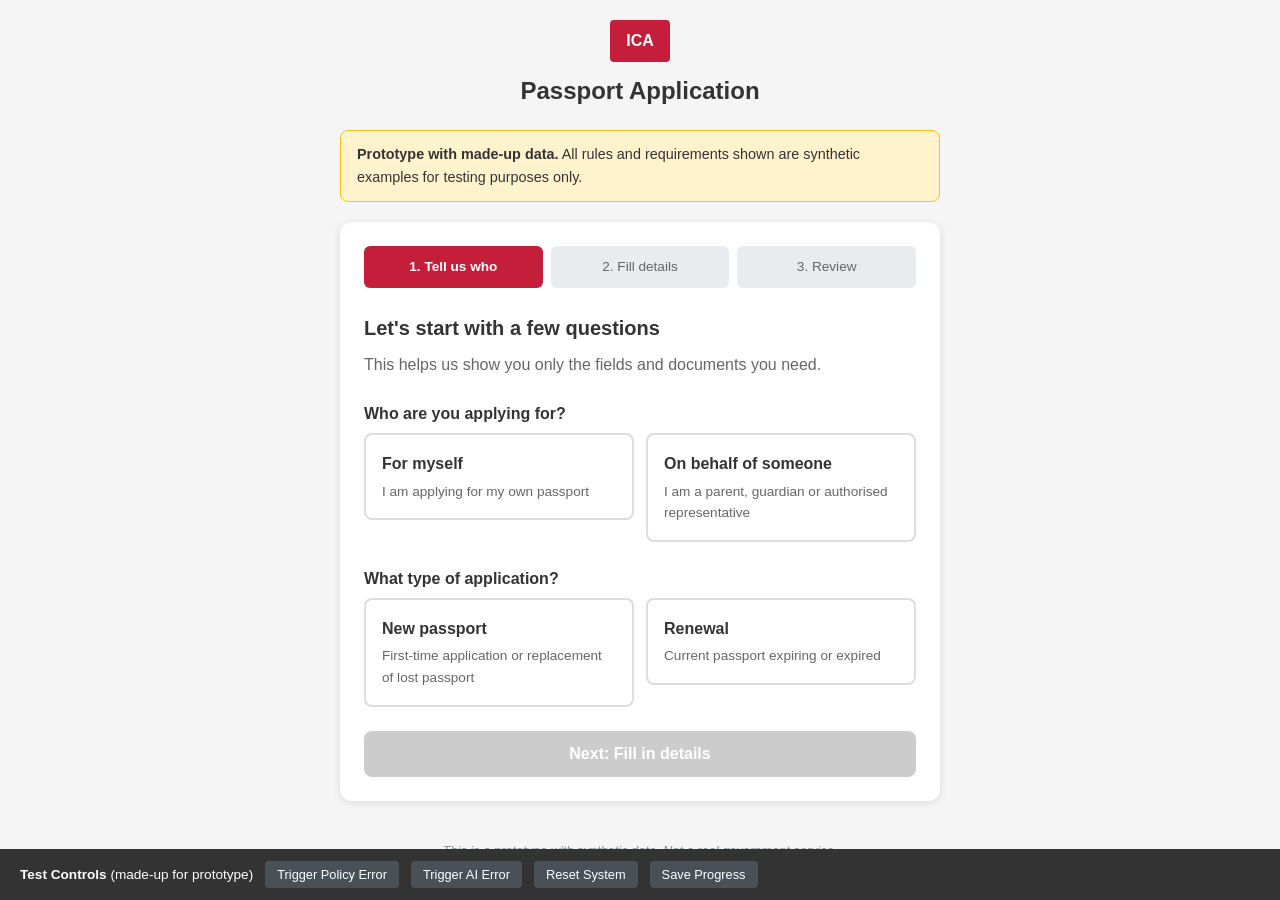
<file: day2-validate/prototype/index.html>
<!DOCTYPE html>
<html lang="en">
<head>
    <meta charset="UTF-8">
    <meta name="viewport" content="width=device-width, initial-scale=1.0">
    <title>Passport Application</title>
    <link rel="stylesheet" href="styles.css">
</head>
<body>
    <div class="container">
        <header>
            <div class="logo">ICA</div>
            <h1>Passport Application</h1>
        </header>

        <div class="notice">
            <strong>Prototype with made-up data.</strong> All rules and requirements shown are synthetic examples for testing purposes only.
        </div>

        <main>
            <!-- STEP 1: Triage -->
            <div id="step1" class="step-content">
                <div class="progress">
                    <div class="step active">1. Tell us who</div>
                    <div class="step">2. Fill details</div>
                    <div class="step">3. Review</div>
                </div>

                <form id="triage-form">
                    <h2>Let's start with a few questions</h2>
                    <p class="subtitle">This helps us show you only the fields and documents you need.</p>

                    <div class="form-group">
                        <label>Who are you applying for?</label>
                        <div class="radio-group">
                            <label class="radio-card">
                                <input type="radio" name="applicant-type" value="myself" required>
                                <div class="radio-content">
                                    <span class="radio-title">For myself</span>
                                    <span class="radio-desc">I am applying for my own passport</span>
                                </div>
                            </label>
                            <label class="radio-card">
                                <input type="radio" name="applicant-type" value="onbehalf" required>
                                <div class="radio-content">
                                    <span class="radio-title">On behalf of someone</span>
                                    <span class="radio-desc">I am a parent, guardian or authorised representative</span>
                                </div>
                            </label>
                        </div>
                        <p class="guidance" id="applicant-guidance"></p>
                    </div>

                    <!-- Follow-up question for "on behalf" -->
                    <div class="form-group" id="behalf-details" style="display: none;">
                        <label>Who are you applying on behalf of?</label>
                        <div class="radio-group">
                            <label class="radio-card">
                                <input type="radio" name="behalf-type" value="child">
                                <div class="radio-content">
                                    <span class="radio-title">My child (under 18)</span>
                                    <span class="radio-desc">I am the parent or legal guardian</span>
                                </div>
                            </label>
                            <label class="radio-card">
                                <input type="radio" name="behalf-type" value="adult">
                                <div class="radio-content">
                                    <span class="radio-title">Another adult</span>
                                    <span class="radio-desc">Elderly parent, person with disability, etc.</span>
                                </div>
                            </label>
                        </div>
                        <p class="guidance" id="behalf-guidance"></p>
                    </div>

                    <div class="form-group">
                        <label>What type of application?</label>
                        <div class="radio-group">
                            <label class="radio-card">
                                <input type="radio" name="application-type" value="new" required>
                                <div class="radio-content">
                                    <span class="radio-title">New passport</span>
                                    <span class="radio-desc">First-time application or replacement of lost passport</span>
                                </div>
                            </label>
                            <label class="radio-card">
                                <input type="radio" name="application-type" value="renewal" required>
                                <div class="radio-content">
                                    <span class="radio-title">Renewal</span>
                                    <span class="radio-desc">Current passport expiring or expired</span>
                                </div>
                            </label>
                        </div>
                        <p class="guidance" id="application-guidance"></p>
                    </div>

                    <div class="preview-box" id="preview-box" style="display: none;">
                        <h3>What you'll need</h3>
                        <p class="made-up">(Made-up requirements for prototype)</p>
                        <ul id="requirements-list"></ul>
                    </div>

                    <div class="form-actions">
                        <button type="submit" class="btn-primary" id="next-btn" disabled>
                            Next: Fill in details
                        </button>
                    </div>
                </form>
            </div>

            <!-- STEP 2: Fill Details (Child Renewal) -->
            <div id="step2" class="step-content" style="display: none;">
                <div class="progress">
                    <div class="step completed">1. Tell us who ✓</div>
                    <div class="step active">2. Fill details</div>
                    <div class="step">3. Review</div>
                </div>

                <form id="details-form">
                    <div class="step-header">
                        <button type="button" class="btn-back" id="back-to-step1">← Back</button>
                        <div>
                            <h2>Child Passport Renewal</h2>
                            <p class="subtitle">Fill in the details below. We'll validate as you go.</p>
                        </div>
                    </div>

                    <!-- Child's Information -->
                    <fieldset>
                        <legend>Child's Information</legend>

                        <div class="form-group">
                            <label for="child-name">Child's full name (as in birth certificate)</label>
                            <input type="text" id="child-name" name="child-name" required
                                   placeholder="e.g. TAN WEI MING">
                            <p class="field-guidance">Enter exactly as shown on birth certificate. Use CAPITAL LETTERS. (Made-up rule)</p>
                            <p class="error-message" id="child-name-error"></p>
                        </div>

                        <div class="form-group">
                            <label for="child-nric">Child's NRIC / Birth Certificate No.</label>
                            <input type="text" id="child-nric" name="child-nric" required
                                   placeholder="e.g. T1234567A" maxlength="9">
                            <p class="field-guidance">9 characters: letter, 7 digits, letter. (Made-up format)</p>
                            <p class="error-message" id="child-nric-error"></p>
                        </div>

                        <div class="form-group">
                            <label for="child-dob">Child's date of birth</label>
                            <input type="date" id="child-dob" name="child-dob" required>
                            <p class="field-guidance">Child must be under 18 years old. (Made-up rule)</p>
                            <p class="error-message" id="child-dob-error"></p>
                        </div>

                        <div class="form-group">
                            <label for="current-passport">Current passport number</label>
                            <input type="text" id="current-passport" name="current-passport" required
                                   placeholder="e.g. E1234567A" maxlength="9">
                            <p class="field-guidance">From the child's existing passport. Can be expired. (Made-up rule)</p>
                            <p class="error-message" id="current-passport-error"></p>
                        </div>
                    </fieldset>

                    <!-- Parent/Guardian 1 -->
                    <fieldset>
                        <legend>Parent / Guardian 1</legend>

                        <div class="form-group">
                            <label for="parent1-name">Full name</label>
                            <input type="text" id="parent1-name" name="parent1-name" required
                                   placeholder="e.g. TAN AH KOW">
                            <p class="field-guidance">As shown on NRIC. Use CAPITAL LETTERS. (Made-up rule)</p>
                            <p class="error-message" id="parent1-name-error"></p>
                        </div>

                        <div class="form-group">
                            <label for="parent1-nric">NRIC</label>
                            <input type="text" id="parent1-nric" name="parent1-nric" required
                                   placeholder="e.g. S1234567A" maxlength="9">
                            <p class="field-guidance">Parent/guardian must be 21 years or older. (Made-up rule)</p>
                            <p class="error-message" id="parent1-nric-error"></p>
                        </div>

                        <div class="form-group">
                            <label for="parent1-relationship">Relationship to child</label>
                            <select id="parent1-relationship" name="parent1-relationship" required>
                                <option value="">Select...</option>
                                <option value="father">Father</option>
                                <option value="mother">Mother</option>
                                <option value="legal-guardian">Legal Guardian</option>
                            </select>
                            <p class="field-guidance">Legal guardians must upload court order. (Made-up rule)</p>
                            <p class="error-message" id="parent1-relationship-error"></p>
                        </div>
                    </fieldset>

                    <!-- Parent/Guardian 2 -->
                    <fieldset>
                        <legend>Parent / Guardian 2</legend>
                        <p class="fieldset-note">Both parents must consent for child passport applications. (Made-up rule)</p>

                        <div class="form-group">
                            <label for="parent2-name">Full name</label>
                            <input type="text" id="parent2-name" name="parent2-name" required
                                   placeholder="e.g. LIM MEI LING">
                            <p class="field-guidance">As shown on NRIC. Use CAPITAL LETTERS. (Made-up rule)</p>
                            <p class="error-message" id="parent2-name-error"></p>
                        </div>

                        <div class="form-group">
                            <label for="parent2-nric">NRIC</label>
                            <input type="text" id="parent2-nric" name="parent2-nric" required
                                   placeholder="e.g. S7654321B" maxlength="9">
                            <p class="field-guidance">Parent/guardian must be 21 years or older. (Made-up rule)</p>
                            <p class="error-message" id="parent2-nric-error"></p>
                        </div>

                        <div class="form-group">
                            <label for="parent2-relationship">Relationship to child</label>
                            <select id="parent2-relationship" name="parent2-relationship" required>
                                <option value="">Select...</option>
                                <option value="father">Father</option>
                                <option value="mother">Mother</option>
                                <option value="legal-guardian">Legal Guardian</option>
                            </select>
                            <p class="error-message" id="parent2-relationship-error"></p>
                        </div>

                        <div class="form-group checkbox-group">
                            <label class="checkbox-label">
                                <input type="checkbox" id="single-parent" name="single-parent">
                                <span>Only one parent/guardian available</span>
                            </label>
                            <p class="field-guidance" id="single-parent-guidance" style="display: none;">
                                You will need to upload supporting documents (e.g. death certificate, sole custody order). (Made-up rule)
                            </p>
                        </div>
                    </fieldset>

                    <!-- Document Uploads (Placeholder) -->
                    <fieldset>
                        <legend>Documents</legend>
                        <p class="fieldset-note">Upload clear photos or scans. Max 5MB each. (Made-up rule)</p>

                        <div class="form-group">
                            <label>Child's passport photo</label>
                            <div class="upload-placeholder">
                                <button type="button" class="btn-upload" disabled>📷 Upload photo</button>
                                <span class="upload-hint">(Upload disabled in prototype)</span>
                            </div>
                            <p class="field-guidance">White background, face clearly visible, taken within last 3 months. (Made-up rule)</p>
                        </div>

                        <div class="form-group">
                            <label>Child's current passport (data page)</label>
                            <div class="upload-placeholder">
                                <button type="button" class="btn-upload" disabled>📄 Upload scan</button>
                                <span class="upload-hint">(Upload disabled in prototype)</span>
                            </div>
                        </div>
                    </fieldset>

                    <!-- Validation Summary -->
                    <div class="validation-summary" id="validation-summary" style="display: none;">
                        <h3>⚠️ Please fix the following:</h3>
                        <ul id="error-list"></ul>
                    </div>

                    <!-- Form Progress -->
                    <div class="form-progress">
                        <div class="progress-bar">
                            <div class="progress-fill" id="progress-fill" style="width: 0%"></div>
                        </div>
                        <p class="progress-text"><span id="fields-complete">0</span> of <span id="fields-total">10</span> fields complete</p>
                    </div>

                    <div class="form-actions">
                        <button type="submit" class="btn-primary" id="review-btn" disabled>
                            Next: Review application
                        </button>
                    </div>
                </form>
            </div>

            <!-- STEP 3: Review -->
            <div id="step3" class="step-content" style="display: none;">
                <div class="progress">
                    <div class="step completed">1. Tell us who ✓</div>
                    <div class="step completed">2. Fill details ✓</div>
                    <div class="step active">3. Review</div>
                </div>

                <div class="step-header">
                    <button type="button" class="btn-back" id="back-to-step2">← Back</button>
                    <div>
                        <h2>Review Your Application</h2>
                        <p class="subtitle">Check everything is correct before submitting.</p>
                    </div>
                </div>

                <!-- Review Summary -->
                <div class="review-section">
                    <div class="review-card">
                        <div class="review-header">
                            <h3>Child's Information</h3>
                            <button type="button" class="btn-edit">Edit</button>
                        </div>
                        <div class="review-grid">
                            <div class="review-item">
                                <span class="review-label">Full name:</span>
                                <span class="review-value" id="review-child-name">-</span>
                            </div>
                            <div class="review-item">
                                <span class="review-label">NRIC / Birth Cert No.:</span>
                                <span class="review-value" id="review-child-nric">-</span>
                            </div>
                            <div class="review-item">
                                <span class="review-label">Date of birth:</span>
                                <span class="review-value" id="review-child-dob">-</span>
                            </div>
                            <div class="review-item">
                                <span class="review-label">Current passport:</span>
                                <span class="review-value" id="review-current-passport">-</span>
                            </div>
                        </div>
                    </div>

                    <div class="review-card">
                        <div class="review-header">
                            <h3>Parent / Guardian 1</h3>
                            <button type="button" class="btn-edit">Edit</button>
                        </div>
                        <div class="review-grid">
                            <div class="review-item">
                                <span class="review-label">Full name:</span>
                                <span class="review-value" id="review-parent1-name">-</span>
                            </div>
                            <div class="review-item">
                                <span class="review-label">NRIC:</span>
                                <span class="review-value" id="review-parent1-nric">-</span>
                            </div>
                            <div class="review-item">
                                <span class="review-label">Relationship:</span>
                                <span class="review-value" id="review-parent1-relationship">-</span>
                            </div>
                        </div>
                    </div>

                    <div class="review-card" id="review-parent2-section">
                        <div class="review-header">
                            <h3>Parent / Guardian 2</h3>
                            <button type="button" class="btn-edit">Edit</button>
                        </div>
                        <div class="review-grid">
                            <div class="review-item">
                                <span class="review-label">Full name:</span>
                                <span class="review-value" id="review-parent2-name">-</span>
                            </div>
                            <div class="review-item">
                                <span class="review-label">NRIC:</span>
                                <span class="review-value" id="review-parent2-nric">-</span>
                            </div>
                            <div class="review-item">
                                <span class="review-label">Relationship:</span>
                                <span class="review-value" id="review-parent2-relationship">-</span>
                            </div>
                        </div>
                    </div>

                    <div class="review-card">
                        <div class="review-header">
                            <h3>Photo Validation</h3>
                        </div>
                        <div class="review-grid">
                            <div class="review-item full-width">
                                <span class="review-label">AI Photo Check:</span>
                                <span class="review-value" id="review-photo-status">-</span>
                            </div>
                        </div>
                        <p class="made-up" style="margin-top: 8px;">AI confidence is simulated for prototype.</p>
                    </div>
                </div>

                <!-- Officer Checklist Preview -->
                <div class="checklist-preview">
                    <h3>What the officer will verify</h3>
                    <p class="subtitle">Make sure you can tick all these before submitting.</p>
                    <ul class="check-list" id="review-checklist">
                        <!-- Populated by JS -->
                    </ul>
                </div>

                <!-- Submit Actions -->
                <div class="form-actions">
                    <button type="button" class="btn-primary" id="submit-btn">
                        Submit Application
                    </button>
                </div>

                <p class="made-up" style="text-align: center; margin-top: 16px;">
                    This is a prototype. No real application will be submitted.
                </p>
            </div>
        </main>

        <footer>
            <p class="made-up">This is a prototype with synthetic data. Not a real government service.</p>
        </footer>

        <!-- System Error Modal (Behavior prompt) -->
        <div id="system-error-modal" class="modal-overlay" style="display: none;">
            <div class="modal-content error-modal">
                <div class="modal-icon">⚠️</div>
                <h2>System Temporarily Unavailable</h2>
                <p id="system-error-message">An error has occurred.</p>
                <div class="error-details">
                    <pre id="system-error-details"></pre>
                </div>
                <div class="modal-actions">
                    <button class="btn-primary" onclick="closeSystemError()">OK, I'll try later</button>
                </div>
                <p class="made-up" style="margin-top: 16px;">This is a made-up error for prototype testing.</p>
            </div>
        </div>

        <!-- Success Modal (Step 3) -->
        <div id="success-modal" class="modal-overlay" style="display: none;">
            <div class="modal-content success-modal">
                <div class="modal-icon">✓</div>
                <h2>Application Submitted</h2>
                <p>Your child passport renewal application has been submitted successfully.</p>
                <div class="success-details">
                    <div class="success-item">
                        <span class="success-label">Application ID:</span>
                        <span class="success-value" id="success-app-id">-</span>
                    </div>
                    <div class="success-item">
                        <span class="success-label">Collection Date:</span>
                        <span class="success-value" id="success-collection-date">-</span>
                    </div>
                    <div class="success-item">
                        <span class="success-label">Location:</span>
                        <span class="success-value">ICA Building, Level 3, Counter 12-15</span>
                    </div>
                </div>
                <p style="margin-top: 16px;">Bring your original NRIC and this notification when collecting.</p>
                <div class="modal-actions">
                    <button class="btn-primary" onclick="closeSuccessModal()">Done</button>
                </div>
                <p class="made-up" style="margin-top: 16px;">This is a prototype. No real application was submitted.</p>
            </div>
        </div>

        <!-- Test Controls (for Behavior prompt testing) -->
        <div class="test-controls">
            <p><strong>Test Controls</strong> (made-up for prototype)</p>
            <button onclick="triggerSystemFailure('policy')">Trigger Policy Error</button>
            <button onclick="triggerSystemFailure('ai')">Trigger AI Error</button>
            <button onclick="resetSystem()">Reset System</button>
            <button onclick="saveProgress(); alert('Progress saved!')">Save Progress</button>
        </div>
    </div>

    <!-- Modular JS -->
    <script src="js/config.js"></script>
    <script src="js/validators.js"></script>
    <script src="js/services.js"></script>
    <script src="js/step1-triage.js"></script>
    <script src="js/step2-form.js"></script>
    <script src="js/step3-review.js"></script>
    <script src="js/app.js"></script>
</body>
</html>
</file>
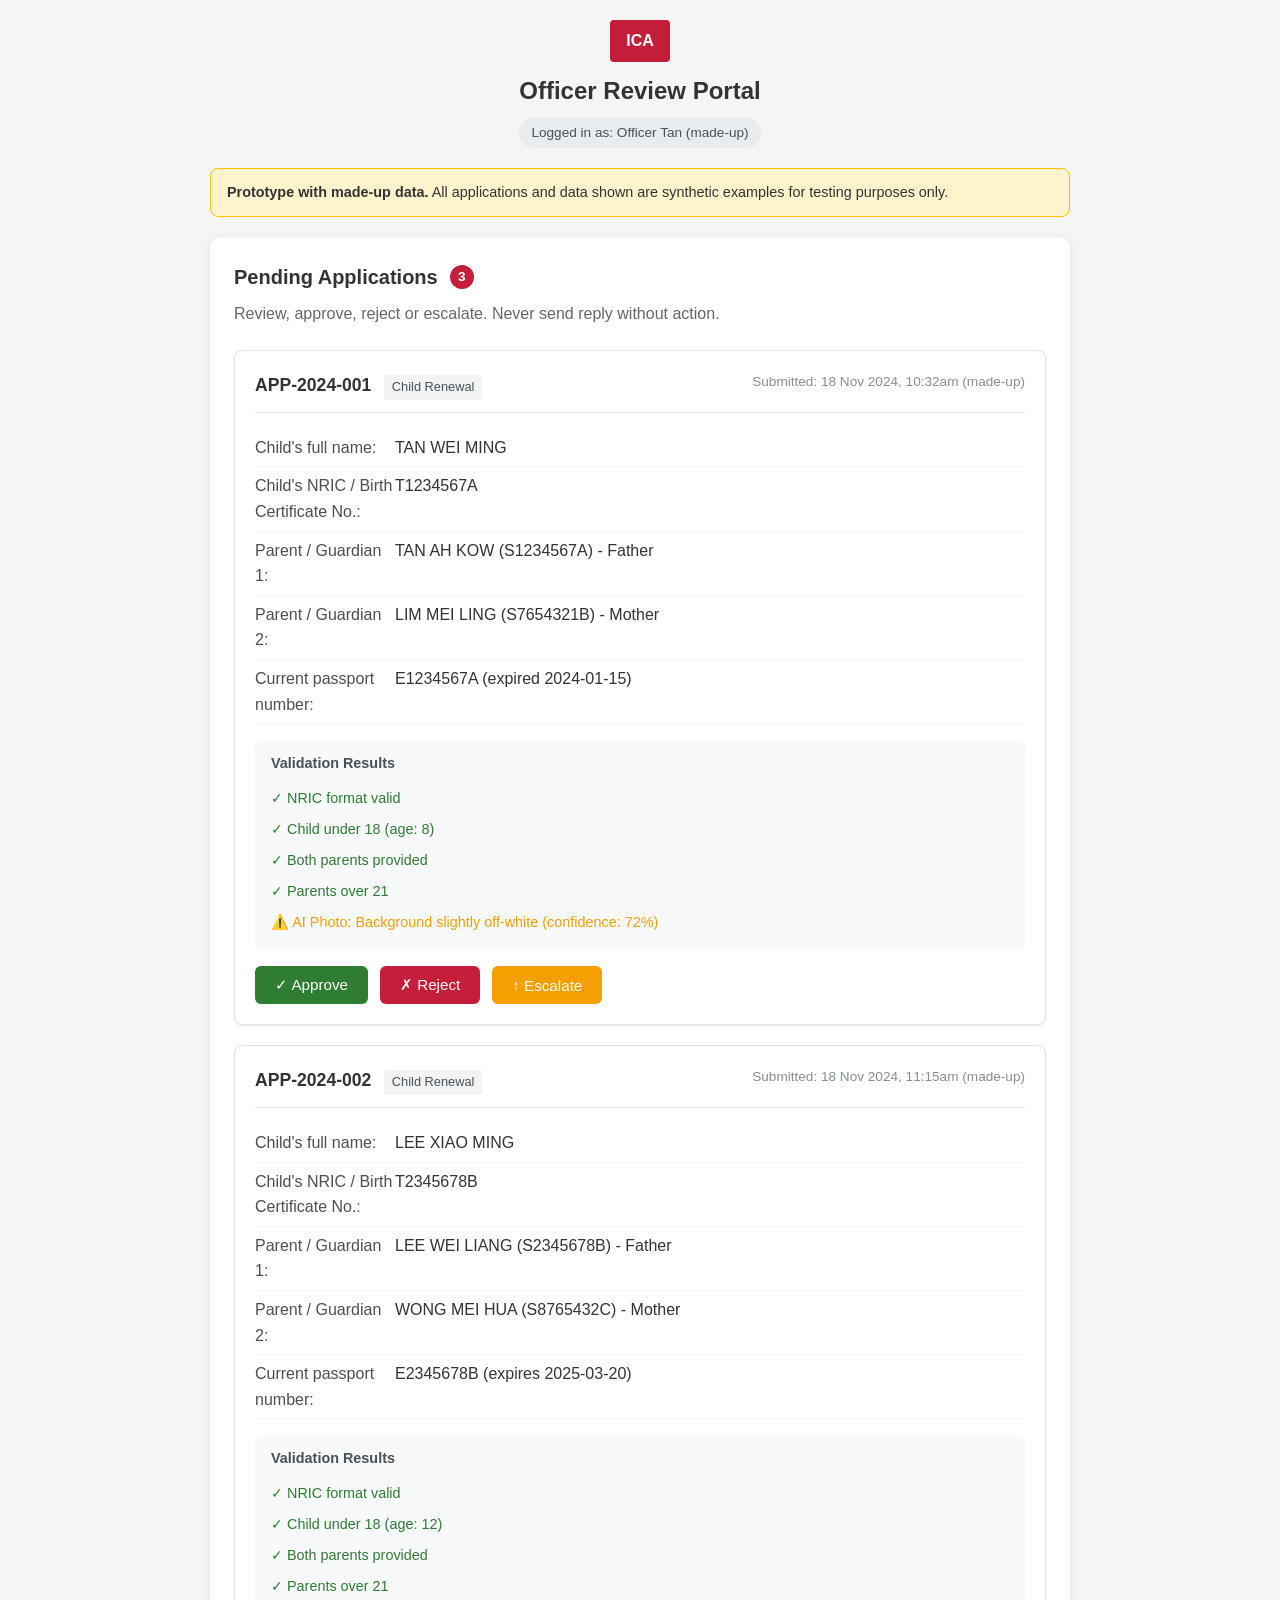
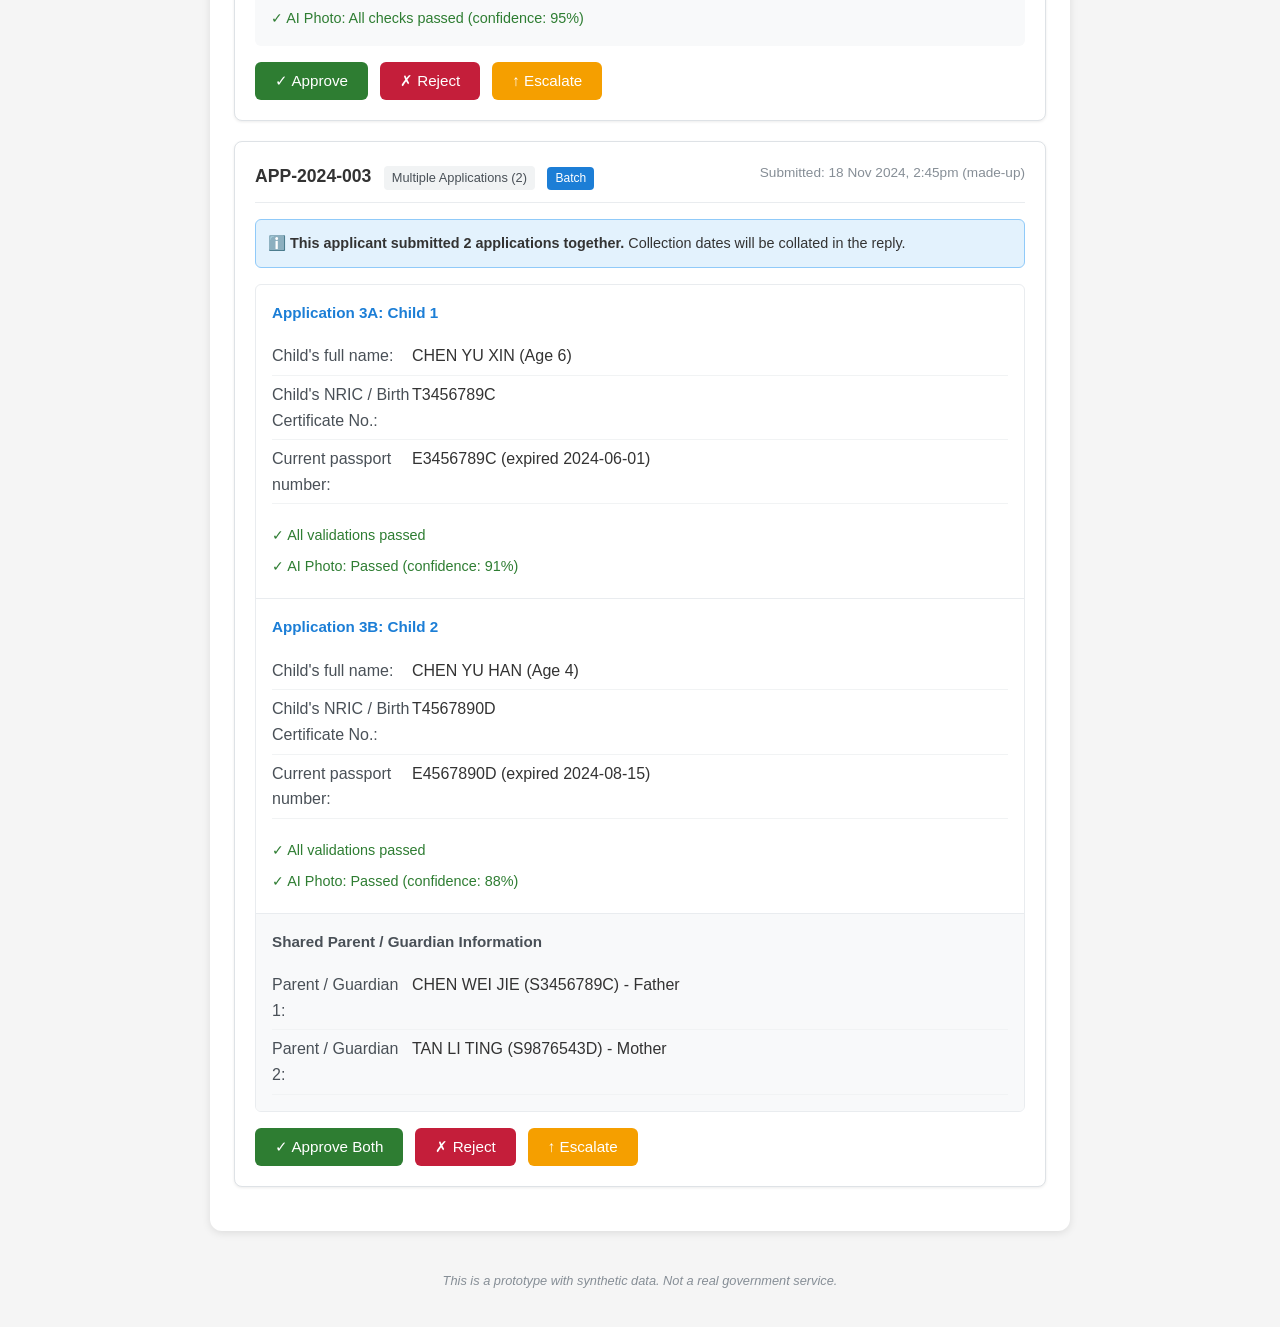
<file: day2-validate/prototype/officer.html>
<!DOCTYPE html>
<html lang="en">
<head>
    <meta charset="UTF-8">
    <meta name="viewport" content="width=device-width, initial-scale=1.0">
    <title>Officer Review Portal</title>
    <link rel="stylesheet" href="styles.css">
    <link rel="stylesheet" href="officer.css">
</head>
<body>
    <div class="container officer-portal">
        <header>
            <div class="logo">ICA</div>
            <h1>Officer Review Portal</h1>
            <p class="officer-badge">Logged in as: Officer Tan (made-up)</p>
        </header>

        <div class="notice">
            <strong>Prototype with made-up data.</strong> All applications and data shown are synthetic examples for testing purposes only.
        </div>

        <main>
            <!-- Pending Applications Queue -->
            <section class="queue-section">
                <h2>Pending Applications <span class="badge">3</span></h2>
                <p class="subtitle">Review, approve, reject or escalate. Never send reply without action.</p>

                <!-- Application 1 -->
                <div class="application-card" id="app-001">
                    <div class="app-header">
                        <div class="app-id">
                            <strong>APP-2024-001</strong>
                            <span class="app-type">Child Renewal</span>
                        </div>
                        <div class="app-submitted">Submitted: 18 Nov 2024, 10:32am (made-up)</div>
                    </div>

                    <div class="app-summary">
                        <div class="summary-row">
                            <span class="label">Child's full name:</span>
                            <span class="value">TAN WEI MING</span>
                        </div>
                        <div class="summary-row">
                            <span class="label">Child's NRIC / Birth Certificate No.:</span>
                            <span class="value">T1234567A</span>
                        </div>
                        <div class="summary-row">
                            <span class="label">Parent / Guardian 1:</span>
                            <span class="value">TAN AH KOW (S1234567A) - Father</span>
                        </div>
                        <div class="summary-row">
                            <span class="label">Parent / Guardian 2:</span>
                            <span class="value">LIM MEI LING (S7654321B) - Mother</span>
                        </div>
                        <div class="summary-row">
                            <span class="label">Current passport number:</span>
                            <span class="value">E1234567A (expired 2024-01-15)</span>
                        </div>
                    </div>

                    <div class="app-checks">
                        <h4>Validation Results</h4>
                        <ul class="check-list">
                            <li class="check-pass">✓ NRIC format valid</li>
                            <li class="check-pass">✓ Child under 18 (age: 8)</li>
                            <li class="check-pass">✓ Both parents provided</li>
                            <li class="check-pass">✓ Parents over 21</li>
                            <li class="check-warn">⚠️ AI Photo: Background slightly off-white (confidence: 72%)</li>
                        </ul>
                    </div>

                    <div class="app-actions">
                        <div class="action-buttons">
                            <button class="btn-approve" onclick="showDraftReply('app-001', 'approve')">✓ Approve</button>
                            <button class="btn-reject" onclick="showDraftReply('app-001', 'reject')">✗ Reject</button>
                            <button class="btn-escalate" onclick="showDraftReply('app-001', 'escalate')">↑ Escalate</button>
                        </div>
                    </div>

                    <!-- Draft Reply (hidden until action selected) -->
                    <div class="draft-reply" id="draft-app-001" style="display: none;">
                        <h4>Draft Reply to Applicant</h4>
                        <p class="draft-note">Edit before sending. Reply will not be sent without your confirmation.</p>
                        <textarea id="reply-text-app-001" rows="6"></textarea>
                        <div class="draft-actions">
                            <button class="btn-secondary" onclick="cancelDraft('app-001')">Cancel</button>
                            <button class="btn-primary" onclick="sendReply('app-001')">Send Reply</button>
                        </div>
                    </div>
                </div>

                <!-- Application 2 -->
                <div class="application-card" id="app-002">
                    <div class="app-header">
                        <div class="app-id">
                            <strong>APP-2024-002</strong>
                            <span class="app-type">Child Renewal</span>
                        </div>
                        <div class="app-submitted">Submitted: 18 Nov 2024, 11:15am (made-up)</div>
                    </div>

                    <div class="app-summary">
                        <div class="summary-row">
                            <span class="label">Child's full name:</span>
                            <span class="value">LEE XIAO MING</span>
                        </div>
                        <div class="summary-row">
                            <span class="label">Child's NRIC / Birth Certificate No.:</span>
                            <span class="value">T2345678B</span>
                        </div>
                        <div class="summary-row">
                            <span class="label">Parent / Guardian 1:</span>
                            <span class="value">LEE WEI LIANG (S2345678B) - Father</span>
                        </div>
                        <div class="summary-row">
                            <span class="label">Parent / Guardian 2:</span>
                            <span class="value">WONG MEI HUA (S8765432C) - Mother</span>
                        </div>
                        <div class="summary-row">
                            <span class="label">Current passport number:</span>
                            <span class="value">E2345678B (expires 2025-03-20)</span>
                        </div>
                    </div>

                    <div class="app-checks">
                        <h4>Validation Results</h4>
                        <ul class="check-list">
                            <li class="check-pass">✓ NRIC format valid</li>
                            <li class="check-pass">✓ Child under 18 (age: 12)</li>
                            <li class="check-pass">✓ Both parents provided</li>
                            <li class="check-pass">✓ Parents over 21</li>
                            <li class="check-pass">✓ AI Photo: All checks passed (confidence: 95%)</li>
                        </ul>
                    </div>

                    <div class="app-actions">
                        <div class="action-buttons">
                            <button class="btn-approve" onclick="showDraftReply('app-002', 'approve')">✓ Approve</button>
                            <button class="btn-reject" onclick="showDraftReply('app-002', 'reject')">✗ Reject</button>
                            <button class="btn-escalate" onclick="showDraftReply('app-002', 'escalate')">↑ Escalate</button>
                        </div>
                    </div>

                    <div class="draft-reply" id="draft-app-002" style="display: none;">
                        <h4>Draft Reply to Applicant</h4>
                        <p class="draft-note">Edit before sending. Reply will not be sent without your confirmation.</p>
                        <textarea id="reply-text-app-002" rows="6"></textarea>
                        <div class="draft-actions">
                            <button class="btn-secondary" onclick="cancelDraft('app-002')">Cancel</button>
                            <button class="btn-primary" onclick="sendReply('app-002')">Send Reply</button>
                        </div>
                    </div>
                </div>

                <!-- Application 3: Multiple applications from same applicant -->
                <div class="application-card" id="app-003">
                    <div class="app-header">
                        <div class="app-id">
                            <strong>APP-2024-003</strong>
                            <span class="app-type">Multiple Applications (2)</span>
                            <span class="badge-multi">Batch</span>
                        </div>
                        <div class="app-submitted">Submitted: 18 Nov 2024, 2:45pm (made-up)</div>
                    </div>

                    <div class="batch-notice">
                        <strong>ℹ️ This applicant submitted 2 applications together.</strong>
                        Collection dates will be collated in the reply.
                    </div>

                    <div class="batch-applications">
                        <!-- Child 1 -->
                        <div class="batch-app">
                            <h5>Application 3A: Child 1</h5>
                            <div class="app-summary">
                                <div class="summary-row">
                                    <span class="label">Child's full name:</span>
                                    <span class="value">CHEN YU XIN (Age 6)</span>
                                </div>
                                <div class="summary-row">
                                    <span class="label">Child's NRIC / Birth Certificate No.:</span>
                                    <span class="value">T3456789C</span>
                                </div>
                                <div class="summary-row">
                                    <span class="label">Current passport number:</span>
                                    <span class="value">E3456789C (expired 2024-06-01)</span>
                                </div>
                            </div>
                            <ul class="check-list">
                                <li class="check-pass">✓ All validations passed</li>
                                <li class="check-pass">✓ AI Photo: Passed (confidence: 91%)</li>
                            </ul>
                        </div>

                        <!-- Child 2 -->
                        <div class="batch-app">
                            <h5>Application 3B: Child 2</h5>
                            <div class="app-summary">
                                <div class="summary-row">
                                    <span class="label">Child's full name:</span>
                                    <span class="value">CHEN YU HAN (Age 4)</span>
                                </div>
                                <div class="summary-row">
                                    <span class="label">Child's NRIC / Birth Certificate No.:</span>
                                    <span class="value">T4567890D</span>
                                </div>
                                <div class="summary-row">
                                    <span class="label">Current passport number:</span>
                                    <span class="value">E4567890D (expired 2024-08-15)</span>
                                </div>
                            </div>
                            <ul class="check-list">
                                <li class="check-pass">✓ All validations passed</li>
                                <li class="check-pass">✓ AI Photo: Passed (confidence: 88%)</li>
                            </ul>
                        </div>

                        <!-- Shared Parent Info -->
                        <div class="batch-shared">
                            <h5>Shared Parent / Guardian Information</h5>
                            <div class="summary-row">
                                <span class="label">Parent / Guardian 1:</span>
                                <span class="value">CHEN WEI JIE (S3456789C) - Father</span>
                            </div>
                            <div class="summary-row">
                                <span class="label">Parent / Guardian 2:</span>
                                <span class="value">TAN LI TING (S9876543D) - Mother</span>
                            </div>
                        </div>
                    </div>

                    <div class="app-actions">
                        <div class="action-buttons">
                            <button class="btn-approve" onclick="showDraftReply('app-003', 'approve-batch')">✓ Approve Both</button>
                            <button class="btn-reject" onclick="showDraftReply('app-003', 'reject')">✗ Reject</button>
                            <button class="btn-escalate" onclick="showDraftReply('app-003', 'escalate')">↑ Escalate</button>
                        </div>
                    </div>

                    <div class="draft-reply" id="draft-app-003" style="display: none;">
                        <h4>Draft Reply to Applicant</h4>
                        <p class="draft-note">Edit before sending. Reply will not be sent without your confirmation.</p>
                        <textarea id="reply-text-app-003" rows="8"></textarea>
                        <div class="draft-actions">
                            <button class="btn-secondary" onclick="cancelDraft('app-003')">Cancel</button>
                            <button class="btn-primary" onclick="sendReply('app-003')">Send Reply</button>
                        </div>
                    </div>
                </div>
            </section>

            <!-- Sent Replies Log -->
            <section class="sent-section" id="sent-section" style="display: none;">
                <h2>Sent Replies</h2>
                <div id="sent-log"></div>
            </section>
        </main>

        <footer>
            <p class="made-up">This is a prototype with synthetic data. Not a real government service.</p>
        </footer>
    </div>

    <script src="officer.js"></script>
</body>
</html>
</file>
<file: day2-validate/prototype/styles.css>
* {
    box-sizing: border-box;
    margin: 0;
    padding: 0;
}

body {
    font-family: -apple-system, BlinkMacSystemFont, 'Segoe UI', Roboto, Oxygen, Ubuntu, sans-serif;
    background: #f5f5f5;
    color: #333;
    line-height: 1.6;
}

.container {
    max-width: 640px;
    margin: 0 auto;
    padding: 20px;
}

header {
    text-align: center;
    margin-bottom: 20px;
}

.logo {
    display: inline-block;
    background: #c41e3a;
    color: white;
    font-weight: bold;
    padding: 8px 16px;
    border-radius: 4px;
    margin-bottom: 10px;
}

h1 {
    font-size: 1.5rem;
    font-weight: 600;
}

.notice {
    background: #fff3cd;
    border: 1px solid #ffc107;
    border-radius: 8px;
    padding: 12px 16px;
    margin-bottom: 20px;
    font-size: 0.9rem;
}

main {
    background: white;
    border-radius: 12px;
    padding: 24px;
    box-shadow: 0 2px 8px rgba(0,0,0,0.1);
}

.progress {
    display: flex;
    gap: 8px;
    margin-bottom: 24px;
}

.step {
    flex: 1;
    padding: 10px;
    background: #e9ecef;
    border-radius: 6px;
    text-align: center;
    font-size: 0.85rem;
    color: #666;
}

.step.active {
    background: #c41e3a;
    color: white;
    font-weight: 600;
}

h2 {
    font-size: 1.25rem;
    margin-bottom: 8px;
}

.subtitle {
    color: #666;
    margin-bottom: 24px;
}

.form-group {
    margin-bottom: 24px;
}

.form-group > label {
    display: block;
    font-weight: 600;
    margin-bottom: 12px;
}

.radio-group {
    display: flex;
    gap: 12px;
}

.radio-card {
    flex: 1;
    cursor: pointer;
}

.radio-card input {
    position: absolute;
    opacity: 0;
}

.radio-content {
    display: block;
    border: 2px solid #ddd;
    border-radius: 8px;
    padding: 16px;
    transition: all 0.2s;
}

.radio-card input:checked + .radio-content {
    border-color: #c41e3a;
    background: #fef2f4;
}

.radio-card:hover .radio-content {
    border-color: #999;
}

.radio-title {
    display: block;
    font-weight: 600;
    margin-bottom: 4px;
}

.radio-desc {
    display: block;
    font-size: 0.85rem;
    color: #666;
}

.guidance {
    margin-top: 12px;
    padding: 10px 14px;
    background: #e7f5ff;
    border-left: 4px solid #1c7ed6;
    border-radius: 4px;
    font-size: 0.9rem;
    color: #1864ab;
}

.guidance:empty {
    display: none;
}

.preview-box {
    background: #f8f9fa;
    border: 1px solid #dee2e6;
    border-radius: 8px;
    padding: 16px;
    margin-bottom: 24px;
}

.preview-box h3 {
    font-size: 1rem;
    margin-bottom: 4px;
}

.preview-box ul {
    margin-top: 12px;
    padding-left: 20px;
}

.preview-box li {
    margin-bottom: 6px;
}

.made-up {
    font-size: 0.8rem;
    color: #868e96;
    font-style: italic;
}

.form-actions {
    margin-top: 24px;
}

.btn-primary {
    width: 100%;
    padding: 14px 24px;
    background: #c41e3a;
    color: white;
    border: none;
    border-radius: 8px;
    font-size: 1rem;
    font-weight: 600;
    cursor: pointer;
    transition: background 0.2s;
}

.btn-primary:hover:not(:disabled) {
    background: #a01830;
}

.btn-primary:disabled {
    background: #ccc;
    cursor: not-allowed;
}

footer {
    text-align: center;
    margin-top: 24px;
    padding: 16px;
}

/* Step 2 Styles */

.step.completed {
    background: #2e7d32;
    color: white;
}

.step-header {
    display: flex;
    align-items: flex-start;
    gap: 16px;
    margin-bottom: 24px;
}

.btn-back {
    background: none;
    border: 1px solid #ddd;
    padding: 8px 12px;
    border-radius: 6px;
    cursor: pointer;
    font-size: 0.9rem;
    color: #666;
}

.btn-back:hover {
    background: #f5f5f5;
    border-color: #999;
}

fieldset {
    border: 1px solid #e9ecef;
    border-radius: 8px;
    padding: 20px;
    margin-bottom: 24px;
}

legend {
    font-weight: 600;
    font-size: 1.1rem;
    padding: 0 8px;
    color: #333;
}

.fieldset-note {
    font-size: 0.85rem;
    color: #666;
    margin-bottom: 16px;
    font-style: italic;
}

.form-group > label {
    margin-bottom: 6px;
}

input[type="text"],
input[type="date"],
select {
    width: 100%;
    padding: 12px;
    border: 2px solid #ddd;
    border-radius: 6px;
    font-size: 1rem;
    transition: border-color 0.2s, box-shadow 0.2s;
}

input[type="text"]:focus,
input[type="date"]:focus,
select:focus {
    outline: none;
    border-color: #1c7ed6;
    box-shadow: 0 0 0 3px rgba(28, 126, 214, 0.1);
}

input.valid {
    border-color: #2e7d32;
    background: #f1f8e9;
}

input.invalid,
select.invalid {
    border-color: #c41e3a;
    background: #fff5f5;
}

.field-guidance {
    margin-top: 6px;
    font-size: 0.8rem;
    color: #666;
}

.error-message {
    margin-top: 6px;
    font-size: 0.85rem;
    color: #c41e3a;
    font-weight: 500;
}

.error-message:empty {
    display: none;
}

.checkbox-group {
    margin-top: 16px;
}

.checkbox-label {
    display: flex;
    align-items: center;
    gap: 8px;
    cursor: pointer;
    font-weight: normal;
}

.checkbox-label input[type="checkbox"] {
    width: 18px;
    height: 18px;
}

.upload-placeholder {
    display: flex;
    align-items: center;
    gap: 12px;
    padding: 16px;
    border: 2px dashed #ddd;
    border-radius: 6px;
    background: #fafafa;
}

.btn-upload {
    padding: 8px 16px;
    background: #e9ecef;
    border: 1px solid #ddd;
    border-radius: 4px;
    cursor: not-allowed;
    font-size: 0.9rem;
}

.upload-hint {
    font-size: 0.8rem;
    color: #999;
}

.validation-summary {
    background: #fff5f5;
    border: 1px solid #c41e3a;
    border-radius: 8px;
    padding: 16px;
    margin-bottom: 24px;
}

.validation-summary h3 {
    font-size: 1rem;
    color: #c41e3a;
    margin-bottom: 12px;
}

.validation-summary ul {
    padding-left: 20px;
}

.validation-summary li {
    color: #c41e3a;
    margin-bottom: 4px;
}

.form-progress {
    margin-bottom: 16px;
}

.progress-bar {
    height: 8px;
    background: #e9ecef;
    border-radius: 4px;
    overflow: hidden;
}

.progress-fill {
    height: 100%;
    background: linear-gradient(90deg, #2e7d32, #4caf50);
    transition: width 0.3s ease;
}

.progress-text {
    font-size: 0.85rem;
    color: #666;
    margin-top: 8px;
    text-align: center;
}

/* System Error Modal (Behavior prompt) */
.modal-overlay {
    position: fixed;
    top: 0;
    left: 0;
    right: 0;
    bottom: 0;
    background: rgba(0, 0, 0, 0.6);
    display: flex;
    align-items: center;
    justify-content: center;
    z-index: 1000;
}

.modal-content {
    background: white;
    border-radius: 12px;
    padding: 32px;
    max-width: 480px;
    width: 90%;
    text-align: center;
    box-shadow: 0 4px 24px rgba(0, 0, 0, 0.2);
}

.error-modal {
    border-top: 4px solid #c41e3a;
}

.modal-icon {
    font-size: 3rem;
    margin-bottom: 16px;
}

.modal-content h2 {
    color: #c41e3a;
    margin-bottom: 12px;
}

.modal-content p {
    margin-bottom: 16px;
    color: #333;
}

.error-details {
    background: #f8f9fa;
    border: 1px solid #e9ecef;
    border-radius: 6px;
    padding: 12px;
    margin-bottom: 20px;
    text-align: left;
}

.error-details pre {
    font-size: 0.85rem;
    color: #666;
    white-space: pre-wrap;
    margin: 0;
}

.modal-actions {
    display: flex;
    justify-content: center;
    gap: 12px;
}

/* Test Controls */
.test-controls {
    position: fixed;
    bottom: 0;
    left: 0;
    right: 0;
    background: #333;
    color: white;
    padding: 12px 20px;
    display: flex;
    align-items: center;
    gap: 12px;
    font-size: 0.85rem;
    z-index: 100;
}

.test-controls p {
    margin: 0;
}

.test-controls button {
    padding: 6px 12px;
    background: #495057;
    color: white;
    border: none;
    border-radius: 4px;
    cursor: pointer;
    font-size: 0.8rem;
}

.test-controls button:hover {
    background: #6c757d;
}

/* Step 3: Review Styles */
.review-section {
    display: flex;
    flex-direction: column;
    gap: 16px;
    margin-bottom: 24px;
}

.review-card {
    background: #f8f9fa;
    border: 1px solid #e9ecef;
    border-radius: 8px;
    padding: 16px;
}

.review-header {
    display: flex;
    justify-content: space-between;
    align-items: center;
    margin-bottom: 12px;
}

.review-header h3 {
    font-size: 1rem;
    margin: 0;
}

.btn-edit {
    padding: 4px 12px;
    background: none;
    border: 1px solid #c41e3a;
    color: #c41e3a;
    border-radius: 4px;
    cursor: pointer;
    font-size: 0.8rem;
}

.btn-edit:hover {
    background: #fef2f4;
}

.review-grid {
    display: grid;
    grid-template-columns: repeat(2, 1fr);
    gap: 12px;
}

.review-item {
    display: flex;
    flex-direction: column;
    gap: 2px;
}

.review-item.full-width {
    grid-column: span 2;
}

.review-label {
    font-size: 0.8rem;
    color: #666;
}

.review-value {
    font-weight: 600;
}

.single-parent-note {
    background: #fff3cd;
    border: 1px solid #ffc107;
    border-radius: 4px;
    padding: 12px;
    margin: 0;
}

.status-pass {
    color: #2e7d32;
}

.status-warn {
    color: #f57c00;
}

.status-fail {
    color: #c41e3a;
}

/* Checklist Preview */
.checklist-preview {
    background: #e7f5ff;
    border: 1px solid #1c7ed6;
    border-radius: 8px;
    padding: 16px;
    margin-bottom: 24px;
}

.checklist-preview h3 {
    font-size: 1rem;
    margin: 0 0 4px 0;
}

.checklist-preview .subtitle {
    margin-bottom: 12px;
}

.checklist-preview .check-list {
    list-style: none;
    padding: 0;
    margin: 0;
}

.checklist-preview .check-list li {
    padding: 6px 0;
    border-bottom: 1px solid rgba(28, 126, 214, 0.2);
}

.checklist-preview .check-list li:last-child {
    border-bottom: none;
}

.checklist-preview .check-pass {
    color: #2e7d32;
}

.checklist-preview .check-fail {
    color: #c41e3a;
}

/* Success Modal */
.success-modal {
    border-top: 4px solid #2e7d32;
}

.success-modal .modal-icon {
    color: #2e7d32;
    font-size: 3rem;
    background: #f1f8e9;
    width: 80px;
    height: 80px;
    border-radius: 50%;
    display: flex;
    align-items: center;
    justify-content: center;
    margin: 0 auto 16px;
}

.success-modal h2 {
    color: #2e7d32;
}

.success-details {
    background: #f8f9fa;
    border: 1px solid #e9ecef;
    border-radius: 6px;
    padding: 16px;
    margin: 16px 0;
    text-align: left;
}

.success-item {
    display: flex;
    justify-content: space-between;
    padding: 8px 0;
    border-bottom: 1px solid #e9ecef;
}

.success-item:last-child {
    border-bottom: none;
}

.success-label {
    color: #666;
}

.success-value {
    font-weight: 600;
}
</file>
<file: day2-validate/prototype/officer.css>
/* Officer Portal Styles */

.officer-portal {
    max-width: 900px;
}

.officer-badge {
    display: inline-block;
    background: #e9ecef;
    padding: 4px 12px;
    border-radius: 20px;
    font-size: 0.85rem;
    color: #495057;
    margin-top: 8px;
}

.queue-section h2 {
    display: flex;
    align-items: center;
    gap: 12px;
}

.badge {
    display: inline-flex;
    align-items: center;
    justify-content: center;
    min-width: 24px;
    height: 24px;
    padding: 0 8px;
    background: #c41e3a;
    color: white;
    border-radius: 12px;
    font-size: 0.85rem;
    font-weight: 600;
}

.badge-multi {
    display: inline-block;
    background: #1c7ed6;
    color: white;
    padding: 2px 8px;
    border-radius: 4px;
    font-size: 0.75rem;
    margin-left: 8px;
}

.application-card {
    background: white;
    border: 1px solid #dee2e6;
    border-radius: 8px;
    padding: 20px;
    margin-bottom: 20px;
    box-shadow: 0 1px 3px rgba(0,0,0,0.08);
}

.app-header {
    display: flex;
    justify-content: space-between;
    align-items: flex-start;
    margin-bottom: 16px;
    padding-bottom: 12px;
    border-bottom: 1px solid #e9ecef;
}

.app-id strong {
    font-size: 1.1rem;
}

.app-type {
    display: inline-block;
    background: #f1f3f4;
    padding: 2px 8px;
    border-radius: 4px;
    font-size: 0.8rem;
    margin-left: 8px;
    color: #495057;
}

.app-submitted {
    font-size: 0.85rem;
    color: #868e96;
}

.app-summary {
    margin-bottom: 16px;
}

.summary-row {
    display: flex;
    padding: 6px 0;
    border-bottom: 1px solid #f1f3f4;
}

.summary-row .label {
    width: 140px;
    font-weight: 500;
    color: #495057;
}

.summary-row .value {
    flex: 1;
}

.app-checks {
    background: #f8f9fa;
    border-radius: 6px;
    padding: 12px 16px;
    margin-bottom: 16px;
}

.app-checks h4 {
    font-size: 0.9rem;
    margin-bottom: 8px;
    color: #495057;
}

.check-list {
    list-style: none;
    padding: 0;
    margin: 0;
}

.check-list li {
    padding: 4px 0;
    font-size: 0.9rem;
}

.check-pass {
    color: #2e7d32;
}

.check-warn {
    color: #f59f00;
}

.check-fail {
    color: #c41e3a;
}

.app-actions {
    margin-top: 16px;
}

.action-buttons {
    display: flex;
    gap: 12px;
}

.btn-approve {
    padding: 10px 20px;
    background: #2e7d32;
    color: white;
    border: none;
    border-radius: 6px;
    font-size: 0.95rem;
    font-weight: 500;
    cursor: pointer;
    transition: background 0.2s;
}

.btn-approve:hover {
    background: #1b5e20;
}

.btn-reject {
    padding: 10px 20px;
    background: #c41e3a;
    color: white;
    border: none;
    border-radius: 6px;
    font-size: 0.95rem;
    font-weight: 500;
    cursor: pointer;
    transition: background 0.2s;
}

.btn-reject:hover {
    background: #a01830;
}

.btn-escalate {
    padding: 10px 20px;
    background: #f59f00;
    color: white;
    border: none;
    border-radius: 6px;
    font-size: 0.95rem;
    font-weight: 500;
    cursor: pointer;
    transition: background 0.2s;
}

.btn-escalate:hover {
    background: #e67700;
}

.btn-secondary {
    padding: 10px 20px;
    background: #e9ecef;
    color: #495057;
    border: none;
    border-radius: 6px;
    font-size: 0.95rem;
    cursor: pointer;
}

.btn-secondary:hover {
    background: #dee2e6;
}

/* Draft Reply */
.draft-reply {
    margin-top: 20px;
    padding: 16px;
    background: #fff8e1;
    border: 1px solid #ffe082;
    border-radius: 6px;
}

.draft-reply h4 {
    margin-bottom: 8px;
}

.draft-note {
    font-size: 0.85rem;
    color: #666;
    margin-bottom: 12px;
}

.draft-reply textarea {
    width: 100%;
    padding: 12px;
    border: 1px solid #ddd;
    border-radius: 4px;
    font-family: inherit;
    font-size: 0.95rem;
    resize: vertical;
}

.draft-actions {
    display: flex;
    gap: 12px;
    margin-top: 12px;
    justify-content: flex-end;
}

/* Batch Applications */
.batch-notice {
    background: #e3f2fd;
    border: 1px solid #90caf9;
    border-radius: 6px;
    padding: 12px;
    margin-bottom: 16px;
    font-size: 0.9rem;
}

.batch-applications {
    border: 1px solid #e9ecef;
    border-radius: 6px;
    overflow: hidden;
    margin-bottom: 16px;
}

.batch-app {
    padding: 16px;
    border-bottom: 1px solid #e9ecef;
}

.batch-app:last-child {
    border-bottom: none;
}

.batch-app h5 {
    font-size: 0.95rem;
    margin-bottom: 12px;
    color: #1c7ed6;
}

.batch-shared {
    padding: 16px;
    background: #f8f9fa;
}

.batch-shared h5 {
    font-size: 0.95rem;
    margin-bottom: 12px;
    color: #495057;
}

/* Sent Section */
.sent-section {
    margin-top: 32px;
    padding-top: 24px;
    border-top: 2px solid #e9ecef;
}

.sent-card {
    background: #f1f8e9;
    border: 1px solid #c5e1a5;
    border-radius: 6px;
    padding: 16px;
    margin-bottom: 12px;
}

.sent-card.rejected {
    background: #ffebee;
    border-color: #ef9a9a;
}

.sent-card.escalated {
    background: #fff8e1;
    border-color: #ffe082;
}

.sent-header {
    display: flex;
    justify-content: space-between;
    margin-bottom: 8px;
}

.sent-time {
    font-size: 0.85rem;
    color: #666;
}

.sent-content {
    font-size: 0.9rem;
    white-space: pre-wrap;
    background: white;
    padding: 12px;
    border-radius: 4px;
    margin-top: 8px;
}
</file>
